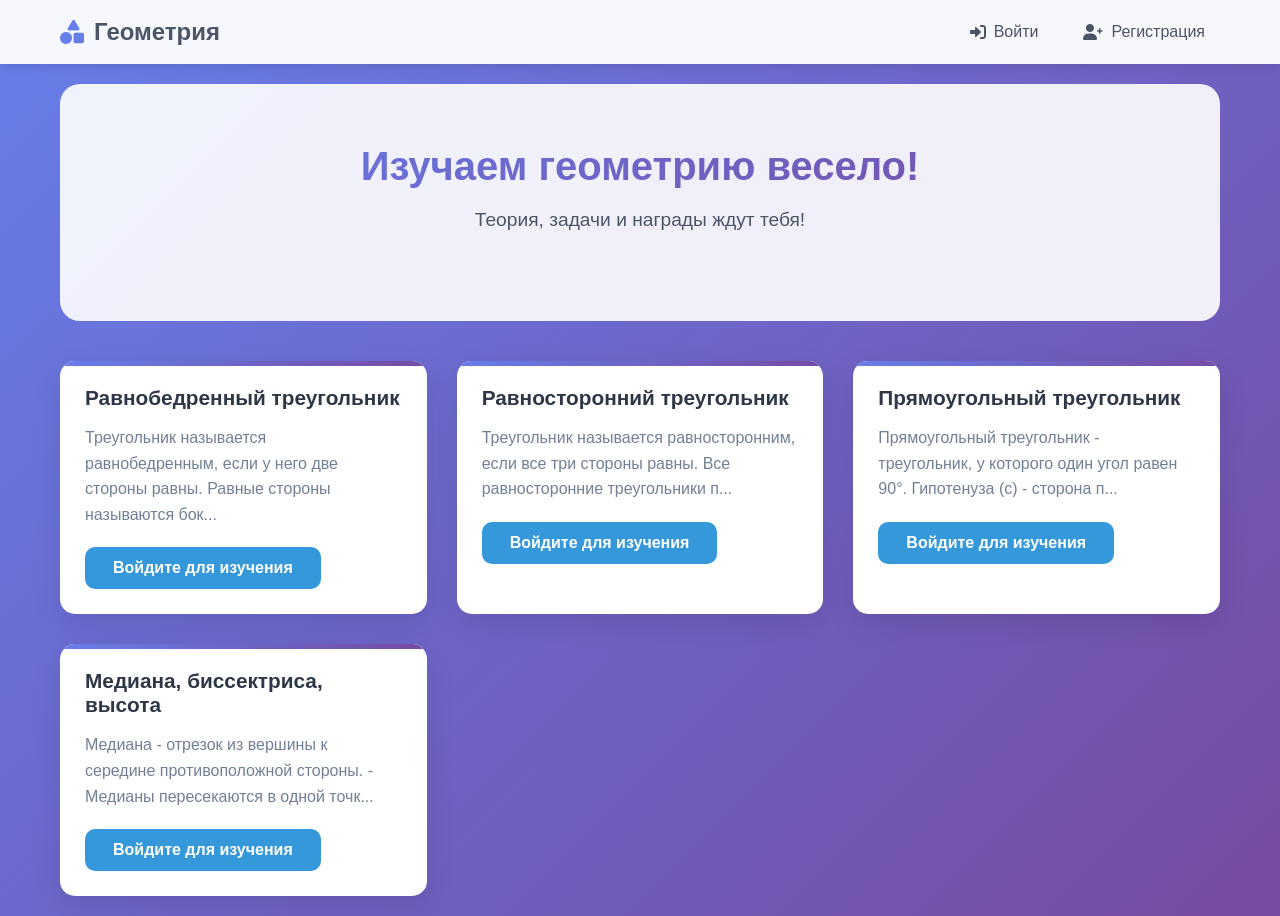
<file: index.html>
<!DOCTYPE html>
<html lang="ru">
<head>
    <meta charset="UTF-8">
    <meta name="viewport" content="width=device-width, initial-scale=1.0">
    <title>Геометрия для детей</title>
    <link rel="stylesheet" href="style.css">
    <link rel="stylesheet" href="https://cdnjs.cloudflare.com/ajax/libs/font-awesome/6.0.0/css/all.min.css">
</head>
<body>
    <nav class="navbar">
        <div class="nav-container">
            <a href="index.html" class="logo">
                <i class="fas fa-shapes"></i> Геометрия
            </a>
            <div class="nav-links" id="navLinks">
                <a href="login.html"><i class="fas fa-sign-in-alt"></i> Войти</a>
                <a href="register.html"><i class="fas fa-user-plus"></i> Регистрация</a>
            </div>
        </div>
    </nav>

    <main class="container">
        <div class="hero">
            <h1>Изучаем геометрию весело!</h1>
            <p>Теория, задачи и награды ждут тебя!</p>
        </div>
        <div class="topics-grid" id="topicsGrid">Загрузка...</div>
    </main>

    <script src="app.js"></script>
</body>
</html>
</file>
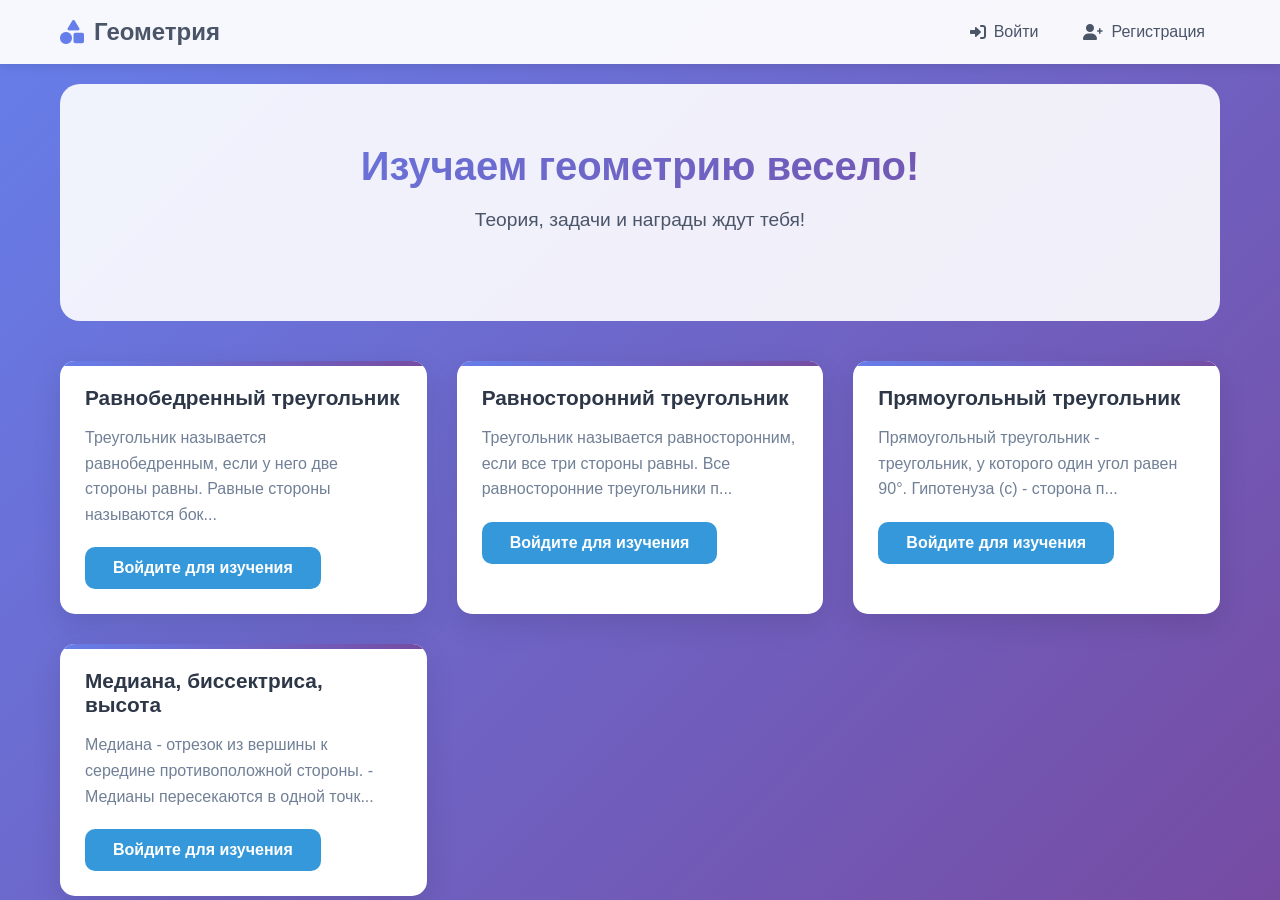
<file: admin.html>
<!DOCTYPE html>
<html lang="ru">
<head>
    <meta charset="UTF-8">
    <meta name="viewport" content="width=device-width, initial-scale=1.0">
    <title>Админ-панель - Геометрия для детей</title>
    <link rel="stylesheet" href="style.css">
    <link rel="stylesheet" href="https://cdnjs.cloudflare.com/ajax/libs/font-awesome/6.0.0/css/all.min.css">
</head>
<body>
    <nav class="navbar">
        <div class="nav-container">
            <a href="index.html" class="logo">
                <i class="fas fa-shapes"></i> Геометрия
            </a>
            <div class="nav-links" id="navLinks"></div>
        </div>
    </nav>

    <main class="container">
        <div class="admin-container" id="adminContainer">
            <p>Загрузка...</p>
        </div>
    </main>

    <script src="app.js"></script>
    <script>
        const currentUser = JSON.parse(localStorage.getItem('geometry_current_user'));
        if (!currentUser || !currentUser.isAdmin) {
            window.location.href = 'index.html';
        }
        
        const users = JSON.parse(localStorage.getItem('geometry_users') || '[]');
        const topicsCount = 3;
        const tasksCount = 4;
        
        document.getElementById('adminContainer').innerHTML = `
            <h1>👑 Панель администратора</h1>
            <div class="admin-stats">
                <div class="stat-card"><h3>👥 Пользователи</h3><p class="stat-number">${users.length}</p></div>
                <div class="stat-card"><h3>📚 Темы</h3><p class="stat-number">${topicsCount}</p></div>
                <div class="stat-card"><h3>❓ Задания</h3><p class="stat-number">${tasksCount}</p></div>
            </div>
            <div class="admin-section">
                <h2>⚙️ Управление системой</h2>
                <div class="admin-actions">
                    <button class="btn btn-danger" onclick="resetProgress()">🔄 Сбросить прогресс всех пользователей</button>
                </div>
            </div>
        `;
        
        function resetProgress() {
            if (confirm('Вы уверены? Это сбросит прогресс ВСЕХ пользователей!')) {
                localStorage.removeItem('geometry_progress');
                localStorage.removeItem('geometry_completed');
                const users = JSON.parse(localStorage.getItem('geometry_users') || '[]');
                users.forEach(u => { if (!u.isAdmin) u.coins = 100; });
                localStorage.setItem('geometry_users', JSON.stringify(users));
                alert('✅ Прогресс сброшен!');
                location.reload();
            }
        }
        
        window.resetProgress = resetProgress;
    </script>
</body>
</html>
</file>
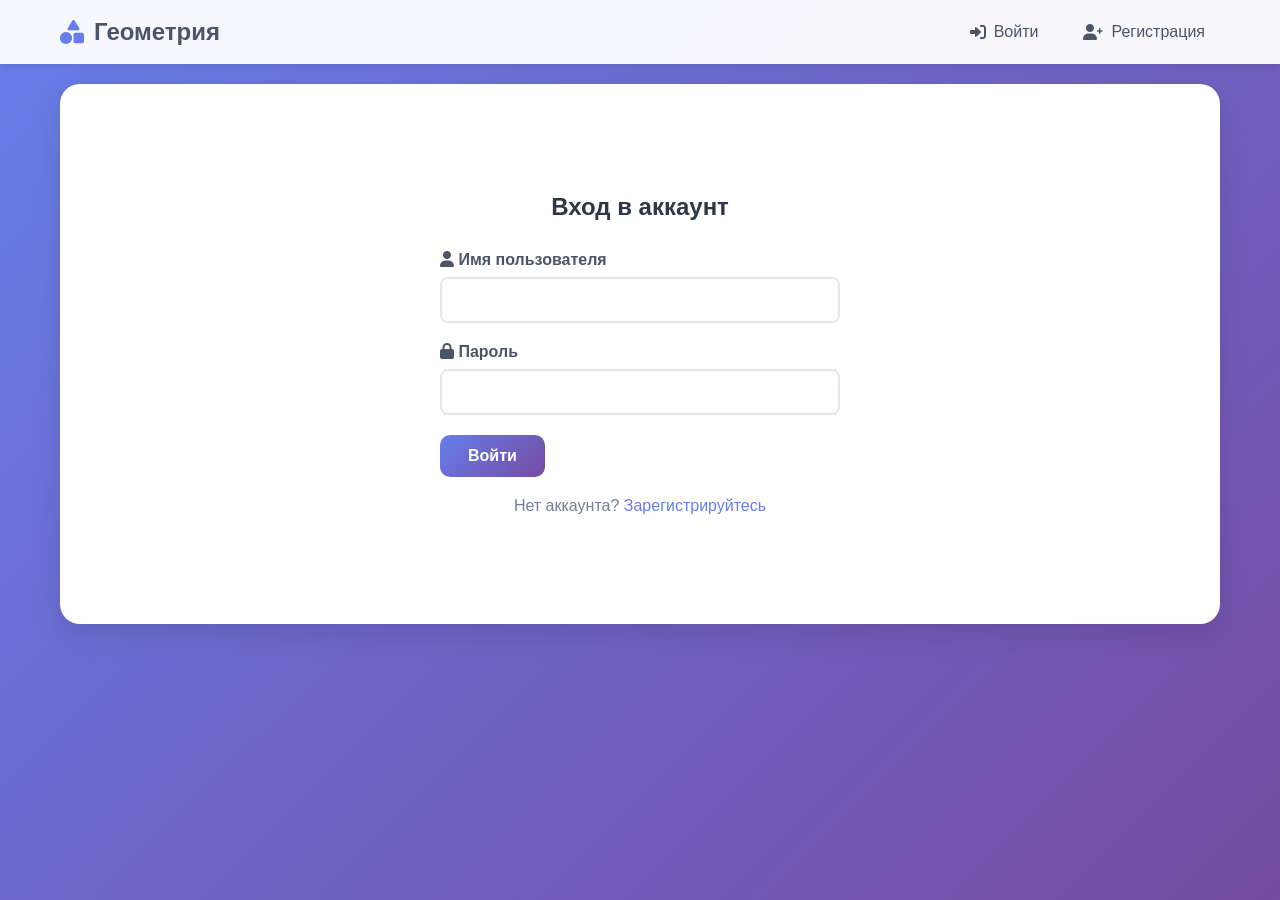
<file: login.html>
<!DOCTYPE html>
<html lang="ru">
<head>
    <meta charset="UTF-8">
    <meta name="viewport" content="width=device-width, initial-scale=1.0">
    <title>Вход - Геометрия для детей</title>
    <link rel="stylesheet" href="style.css">
    <link rel="stylesheet" href="https://cdnjs.cloudflare.com/ajax/libs/font-awesome/6.0.0/css/all.min.css">
</head>
<body>
    <nav class="navbar">
        <div class="nav-container">
            <a href="index.html" class="logo">
                <i class="fas fa-shapes"></i> Геометрия
            </a>
            <div class="nav-links" id="navLinks">
                <a href="login.html"><i class="fas fa-sign-in-alt"></i> Войти</a>
                <a href="register.html"><i class="fas fa-user-plus"></i> Регистрация</a>
            </div>
        </div>
    </nav>

    <main class="container">
        <div class="auth-container">
            <div class="auth-form">
                <h2>🔐 Вход в аккаунт</h2>
                <form id="loginForm">
                    <div class="form-group">
                        <label><i class="fas fa-user"></i> Имя пользователя</label>
                        <input type="text" id="loginUsername" required placeholder="test или admin">
                    </div>
                    <div class="form-group">
                        <label><i class="fas fa-lock"></i> Пароль</label>
                        <input type="password" id="loginPassword" required placeholder="test123 или admin123">
                    </div>
                    <button type="submit" class="btn btn-primary" style="width: 100%;">
                        <i class="fas fa-sign-in-alt"></i> Войти
                    </button>
                </form>
                <p class="auth-link">
                    Нет аккаунта? <a href="register.html">Зарегистрируйтесь</a>
                </p>
                <p class="auth-link" style="font-size: 0.9rem;">
                    📝 Тестовые аккаунты:<br>
                    test / test123 (обычный)<br>
                    admin / admin123 (админ)
                </p>
            </div>
        </div>
    </main>

    <script src="app.js"></script>
    <script>
        // Обработчик формы входа
        document.getElementById('loginForm').addEventListener('submit', function(e) {
            e.preventDefault();
            const username = document.getElementById('loginUsername').value;
            const password = document.getElementById('loginPassword').value;
            
            const users = JSON.parse(localStorage.getItem('geometry_users') || '[]');
            const user = users.find(u => u.username === username && u.password === password);
            
            if (user) {
                localStorage.setItem('geometry_current_user', JSON.stringify(user));
                window.location.href = 'index.html';
            } else {
                alert('❌ Неверное имя пользователя или пароль');
            }
        });
    </script>
</body>
</html>
</file>
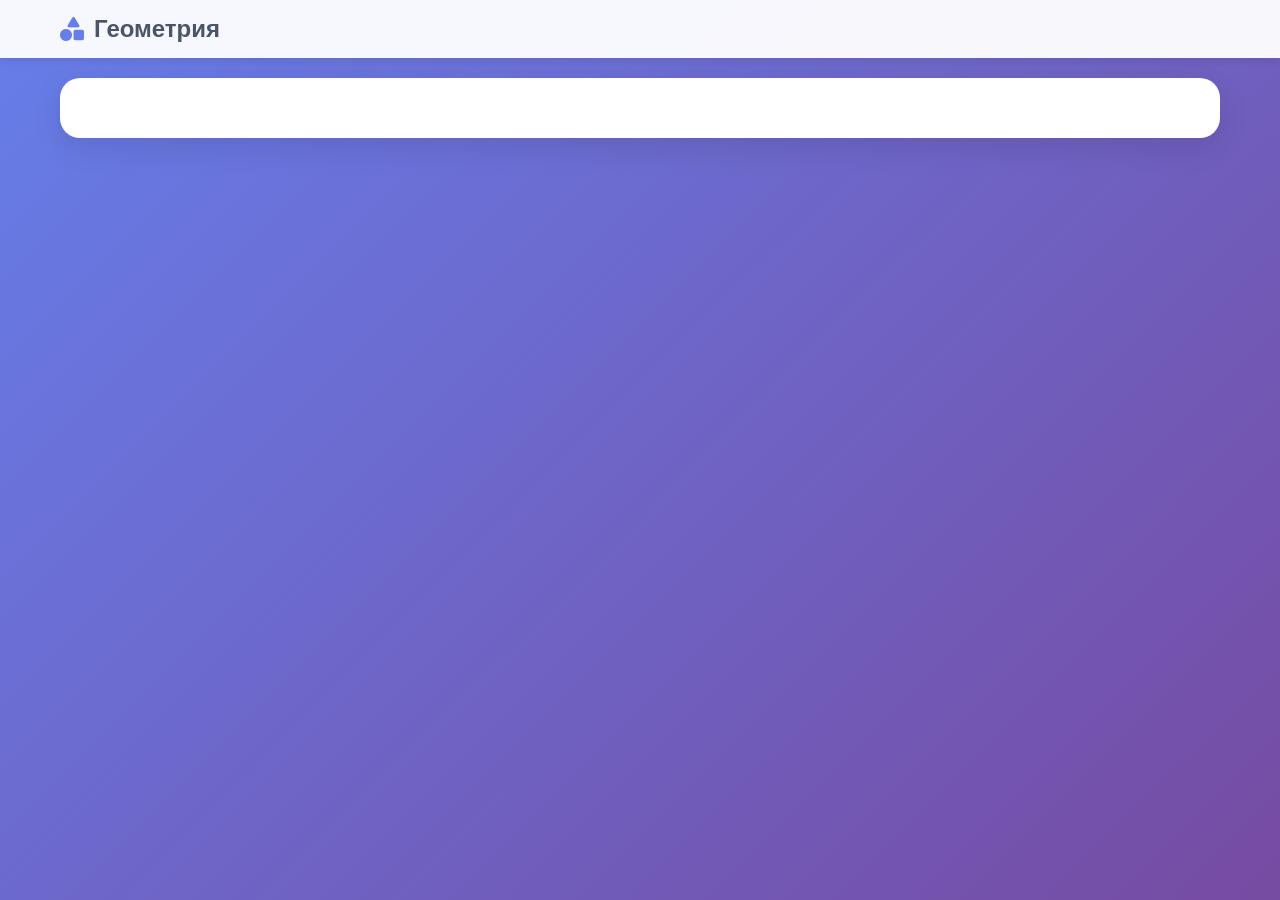
<file: profile.html>
<!DOCTYPE html>
<html lang="ru">
<head>
    <meta charset="UTF-8">
    <meta name="viewport" content="width=device-width, initial-scale=1.0">
    <title>Профиль - Геометрия для детей</title>
    <link rel="stylesheet" href="style.css">
    <link rel="stylesheet" href="https://cdnjs.cloudflare.com/ajax/libs/font-awesome/6.0.0/css/all.min.css">
</head>
<body>
    <nav class="navbar">
        <div class="nav-container">
            <a href="index.html" class="logo">
                <i class="fas fa-shapes"></i> Геометрия
            </a>
            <div class="nav-links" id="navLinks"></div>
        </div>
    </nav>

    <main class="container">
        <div class="profile-container"></div>
    </main>

    <script src="app.js"></script>
</body>
</html>
</file>
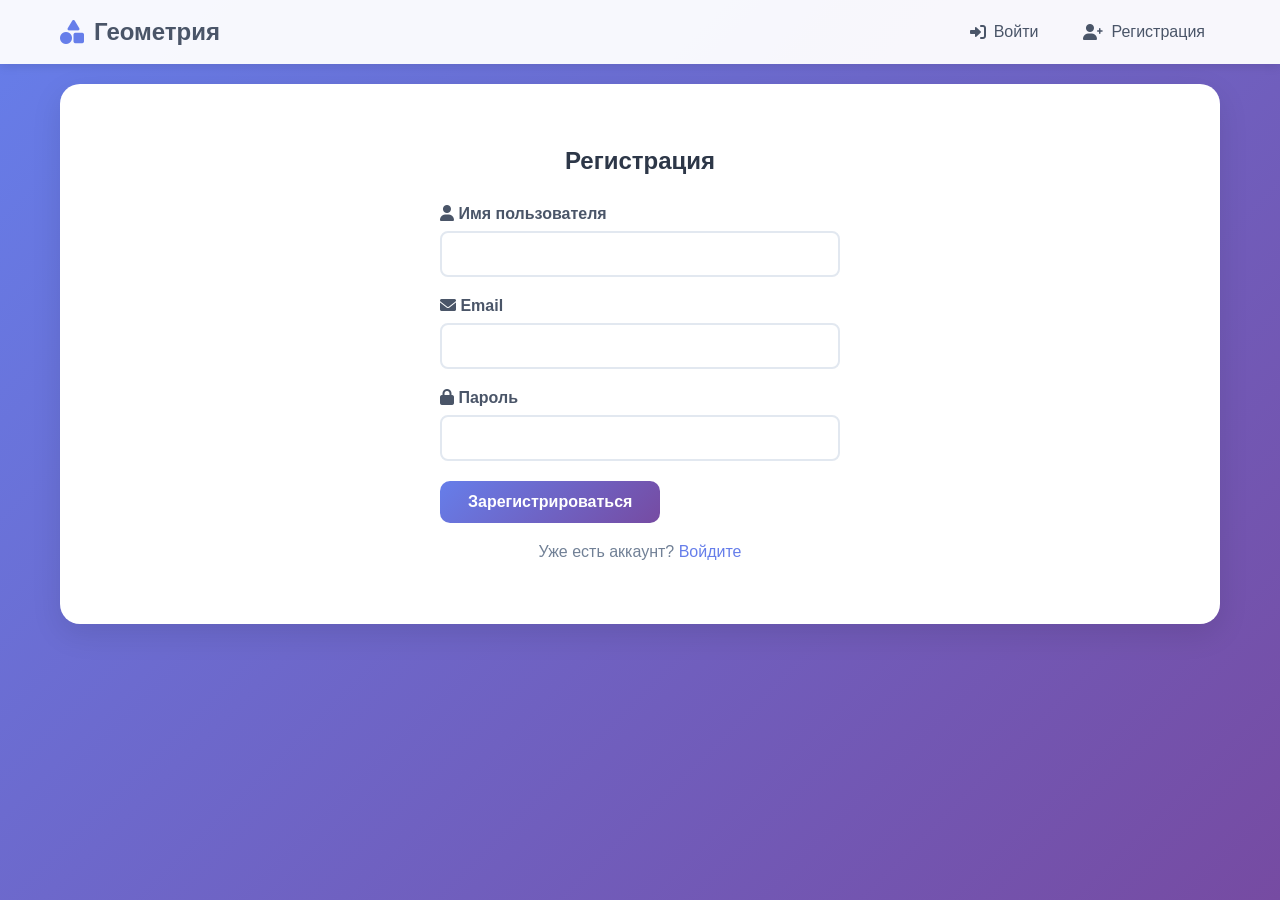
<file: register.html>
<!DOCTYPE html>
<html lang="ru">
<head>
    <meta charset="UTF-8">
    <meta name="viewport" content="width=device-width, initial-scale=1.0">
    <title>Регистрация - Геометрия для детей</title>
    <link rel="stylesheet" href="style.css">
    <link rel="stylesheet" href="https://cdnjs.cloudflare.com/ajax/libs/font-awesome/6.0.0/css/all.min.css">
</head>
<body>
    <nav class="navbar">
        <div class="nav-container">
            <a href="index.html" class="logo">
                <i class="fas fa-shapes"></i> Геометрия
            </a>
            <div class="nav-links" id="navLinks">
                <a href="login.html"><i class="fas fa-sign-in-alt"></i> Войти</a>
                <a href="register.html"><i class="fas fa-user-plus"></i> Регистрация</a>
            </div>
        </div>
    </nav>

    <main class="container">
        <div class="auth-container">
            <div class="auth-form">
                <h2>📝 Регистрация</h2>
                <form id="registerForm">
                    <div class="form-group">
                        <label><i class="fas fa-user"></i> Имя пользователя</label>
                        <input type="text" id="regUsername" required>
                    </div>
                    <div class="form-group">
                        <label><i class="fas fa-envelope"></i> Email</label>
                        <input type="email" id="regEmail" required>
                    </div>
                    <div class="form-group">
                        <label><i class="fas fa-lock"></i> Пароль</label>
                        <input type="password" id="regPassword" required>
                    </div>
                    <button type="submit" class="btn btn-primary" style="width: 100%;">
                        <i class="fas fa-user-plus"></i> Зарегистрироваться
                    </button>
                </form>
                <p class="auth-link">
                    Уже есть аккаунт? <a href="login.html">Войдите</a>
                </p>
            </div>
        </div>
    </main>

    <script src="app.js"></script>
    <script>
        document.getElementById('registerForm').addEventListener('submit', function(e) {
            e.preventDefault();
            const username = document.getElementById('regUsername').value;
            const email = document.getElementById('regEmail').value;
            const password = document.getElementById('regPassword').value;
            
            const users = JSON.parse(localStorage.getItem('geometry_users') || '[]');
            
            if (users.find(u => u.username === username)) {
                alert('❌ Имя пользователя уже занято');
                return;
            }
            
            const newUser = {
                id: users.length + 1,
                username,
                email,
                password,
                coins: 100,
                isAdmin: false
            };
            
            users.push(newUser);
            localStorage.setItem('geometry_users', JSON.stringify(users));
            alert('✅ Регистрация успешна! Теперь вы можете войти.');
            window.location.href = 'login.html';
        });
    </script>
</body>
</html>
</file>
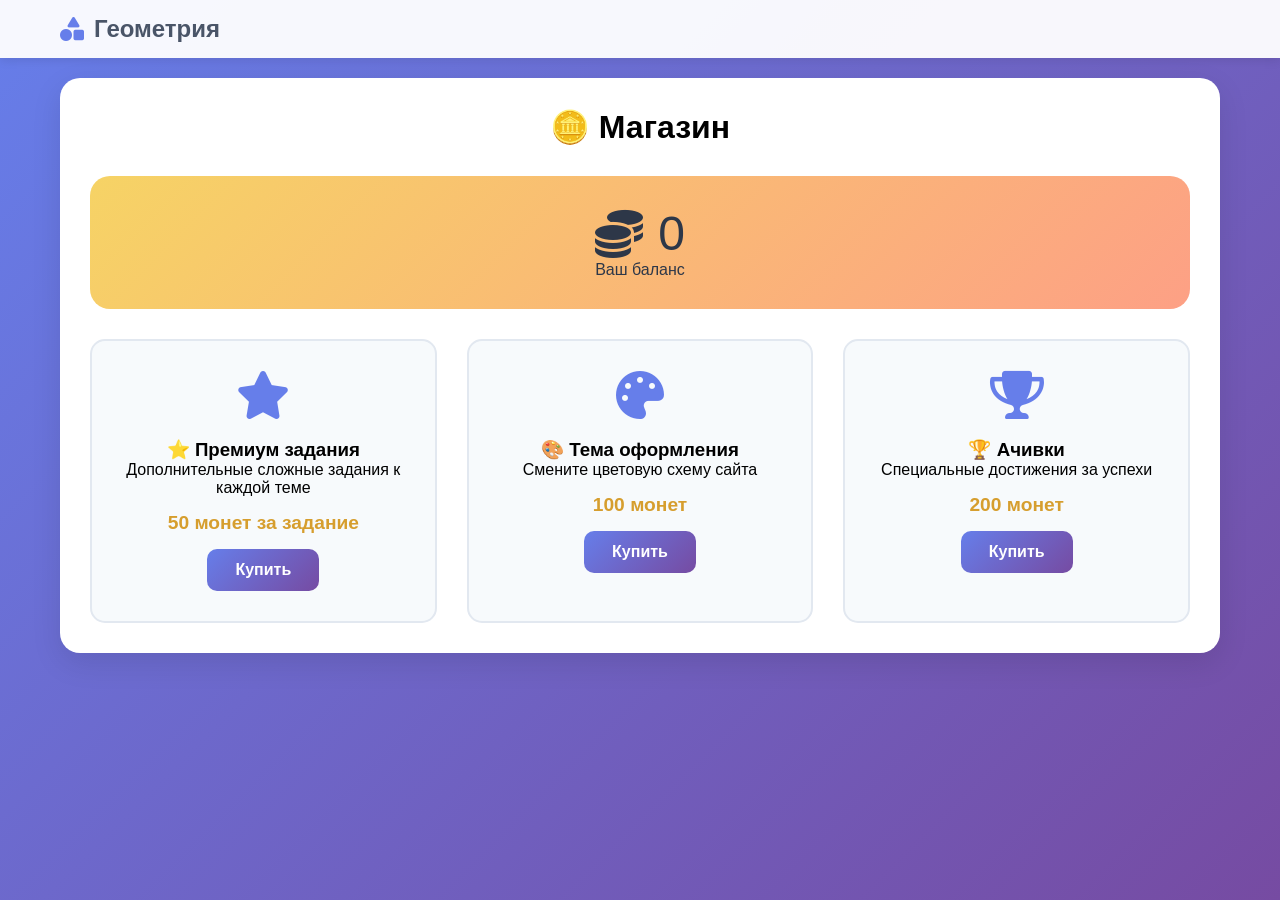
<file: store.html>
<!DOCTYPE html>
<html lang="ru">
<head>
    <meta charset="UTF-8">
    <meta name="viewport" content="width=device-width, initial-scale=1.0">
    <title>Магазин - Геометрия для детей</title>
    <link rel="stylesheet" href="style.css">
    <link rel="stylesheet" href="https://cdnjs.cloudflare.com/ajax/libs/font-awesome/6.0.0/css/all.min.css">
</head>
<body>
    <nav class="navbar">
        <div class="nav-container">
            <a href="index.html" class="logo">
                <i class="fas fa-shapes"></i> Геометрия
            </a>
            <div class="nav-links" id="navLinks"></div>
        </div>
    </nav>

    <main class="container">
        <div class="store-container">
            <h1>🪙 Магазин</h1>
            <div class="coins-display">
                <div class="coins-count">
                    <i class="fas fa-coins"></i>
                    <span id="userCoins">0</span>
                </div>
                <p>Ваш баланс</p>
            </div>
            <div class="store-items">
                <div class="store-item">
                    <div class="item-icon">
                        <i class="fas fa-star"></i>
                    </div>
                    <h3>⭐ Премиум задания</h3>
                    <p>Дополнительные сложные задания к каждой теме</p>
                    <div class="item-price">50 монет за задание</div>
                    <button class="btn btn-primary" onclick="alert('Скоро в обновлении!')">Купить</button>
                </div>
                <div class="store-item">
                    <div class="item-icon">
                        <i class="fas fa-palette"></i>
                    </div>
                    <h3>🎨 Тема оформления</h3>
                    <p>Смените цветовую схему сайта</p>
                    <div class="item-price">100 монет</div>
                    <button class="btn btn-primary" onclick="alert('Скоро в обновлении!')">Купить</button>
                </div>
                <div class="store-item">
                    <div class="item-icon">
                        <i class="fas fa-trophy"></i>
                    </div>
                    <h3>🏆 Ачивки</h3>
                    <p>Специальные достижения за успехи</p>
                    <div class="item-price">200 монет</div>
                    <button class="btn btn-primary" onclick="alert('Скоро в обновлении!')">Купить</button>
                </div>
            </div>
        </div>
    </main>

    <script src="app.js"></script>
    <script>
        const user = JSON.parse(localStorage.getItem('geometry_current_user'));
        if (user) {
            document.getElementById('userCoins').innerText = user.coins;
        }
    </script>
</body>
</html>
</file>
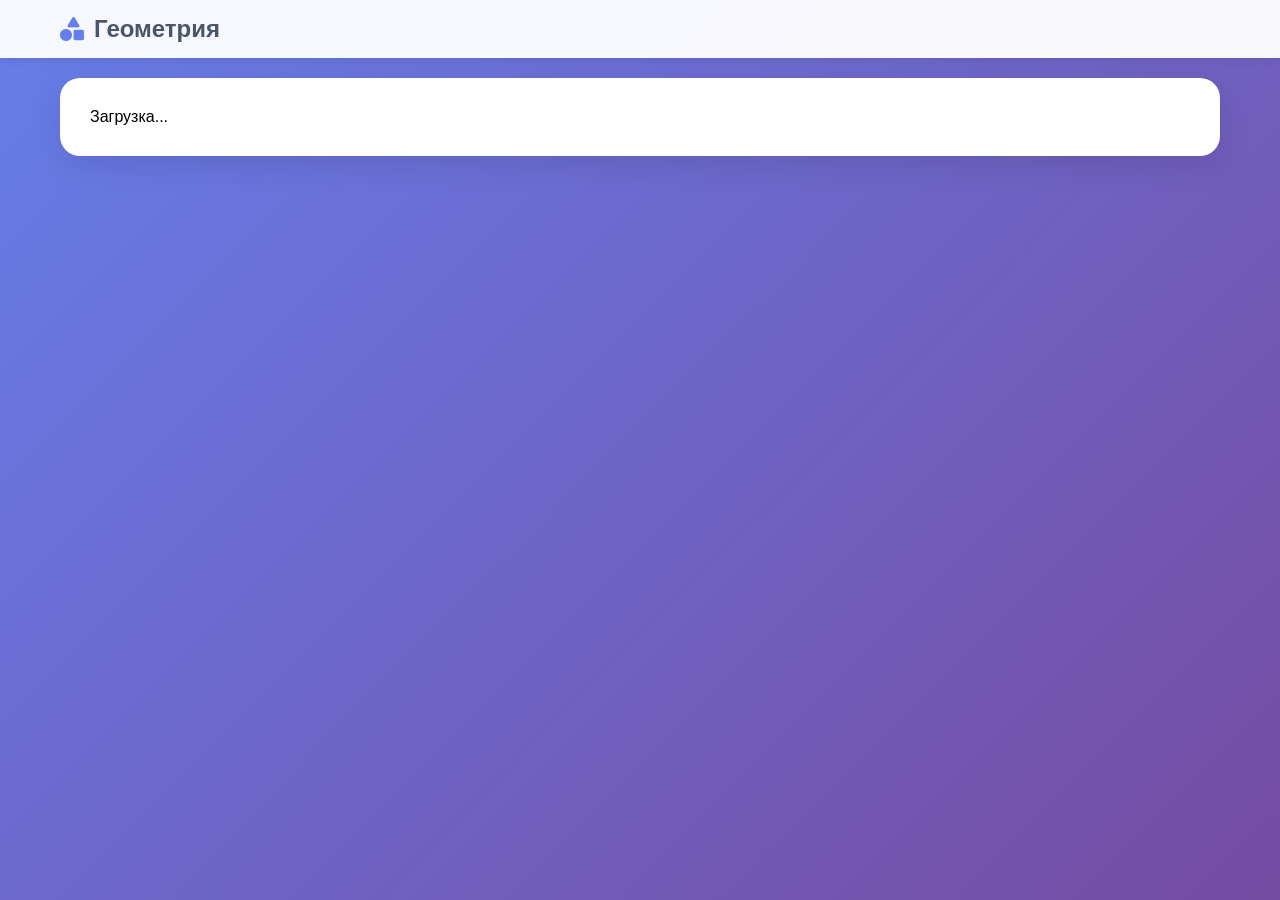
<file: tasks.html>
<!DOCTYPE html>
<html lang="ru">
<head>
    <meta charset="UTF-8">
    <meta name="viewport" content="width=device-width, initial-scale=1.0">
    <title>Задания - Геометрия для детей</title>
    <link rel="stylesheet" href="style.css">
    <link rel="stylesheet" href="https://cdnjs.cloudflare.com/ajax/libs/font-awesome/6.0.0/css/all.min.css">
</head>
<body>
    <nav class="navbar">
        <div class="nav-container">
            <a href="index.html" class="logo">
                <i class="fas fa-shapes"></i> Геометрия
            </a>
            <div class="nav-links" id="navLinks"></div>
        </div>
    </nav>

    <main class="container">
        <div class="tasks-container" id="tasksContainer">
            <p>Загрузка...</p>
        </div>
    </main>

    <script src="app.js"></script>
    <script>
        const tasksData = [
            { id: 1, topicId: 1, question: "Что такое равнобедренный треугольник?", answerType: "text", correctAnswer: "Треугольник, у которого две стороны равны", coinsReward: 10 },
            { id: 2, topicId: 1, question: "Какие углы равны в равнобедренном треугольнике?", answerType: "choice", options: "Углы при основании;Все углы;Никакие", correctAnswer: "Углы при основании", coinsReward: 10 },
            { id: 3, topicId: 2, question: "Чему равен каждый угол в равностороннем треугольнике?", answerType: "text", correctAnswer: "60°", coinsReward: 10 },
            { id: 4, topicId: 3, question: "Чему равна гипотенуза при катетах 3 и 4?", answerType: "text", correctAnswer: "5", coinsReward: 10 }
        ];
        
        const urlParams = new URLSearchParams(window.location.search);
        const topicId = parseInt(urlParams.get('topicId'));
        const topicTasks = tasksData.filter(t => t.topicId === topicId);
        
        let completedTasks = JSON.parse(localStorage.getItem('geometry_completed') || '[]');
        let currentUser = JSON.parse(localStorage.getItem('geometry_current_user'));
        
        function checkAnswer(taskId, answer, coinsReward) {
            const task = tasksData.find(t => t.id === taskId);
            if (!task) return;
            
            if (completedTasks.some(ct => ct.taskId === taskId)) {
                alert('❌ Это задание уже выполнено!');
                return;
            }
            
            if (answer.toLowerCase().trim() === task.correctAnswer.toLowerCase().trim()) {
                completedTasks.push({ taskId, userId: currentUser?.id, coinsEarned: coinsReward });
                localStorage.setItem('geometry_completed', JSON.stringify(completedTasks));
                
                if (currentUser) {
                    currentUser.coins += coinsReward;
                    localStorage.setItem('geometry_current_user', JSON.stringify(currentUser));
                    
                    const users = JSON.parse(localStorage.getItem('geometry_users') || '[]');
                    const userIndex = users.findIndex(u => u.id === currentUser.id);
                    if (userIndex !== -1) users[userIndex].coins = currentUser.coins;
                    localStorage.setItem('geometry_users', JSON.stringify(users));
                }
                
                alert(`✅ Правильно! +${coinsReward} монет`);
                location.reload();
            } else {
                alert(`❌ Неправильно. Правильный ответ: ${task.correctAnswer}`);
            }
        }
        
        const container = document.getElementById('tasksContainer');
        if (topicTasks.length === 0) {
            container.innerHTML = `<h1>Нет заданий</h1><a href="topic.html?id=${topicId}" class="btn btn-secondary">← Вернуться</a>`;
        } else {
            container.innerHTML = `
                <h1>📝 Задания</h1>
                <div class="tasks-list">
                    ${topicTasks.map(task => `
                        <div class="task-card ${completedTasks.some(ct => ct.taskId === task.id) ? 'completed' : ''}">
                            <h3>${task.question}</h3>
                            ${completedTasks.some(ct => ct.taskId === task.id) ? 
                                `<div class="task-completed">✅ Выполнено +${task.coinsReward} 🪙</div>` :
                                task.answerType === 'choice' ?
                                `<div class="task-options">
                                    ${task.options.split(';').map(opt => `<button class="option-btn" onclick="checkAnswer(${task.id}, '${opt}', ${task.coinsReward})">${opt}</button>`).join('')}
                                </div>` :
                                `<div class="task-input">
                                    <input type="text" id="answer-${task.id}" placeholder="Ваш ответ">
                                    <button class="submit-btn" onclick="checkAnswer(${task.id}, document.getElementById('answer-${task.id}').value, ${task.coinsReward})">Проверить</button>
                                </div>`
                            }
                            <div class="task-reward">🏆 Награда: ${task.coinsReward} монет</div>
                        </div>
                    `).join('')}
                </div>
                <div class="navigation-buttons">
                    <a href="topic.html?id=${topicId}" class="btn btn-secondary">← Вернуться к теме</a>
                    <a href="index.html" class="btn btn-primary">На главную →</a>
                </div>
            `;
        }
        
        window.checkAnswer = checkAnswer;
    </script>
</body>
</html>
</file>
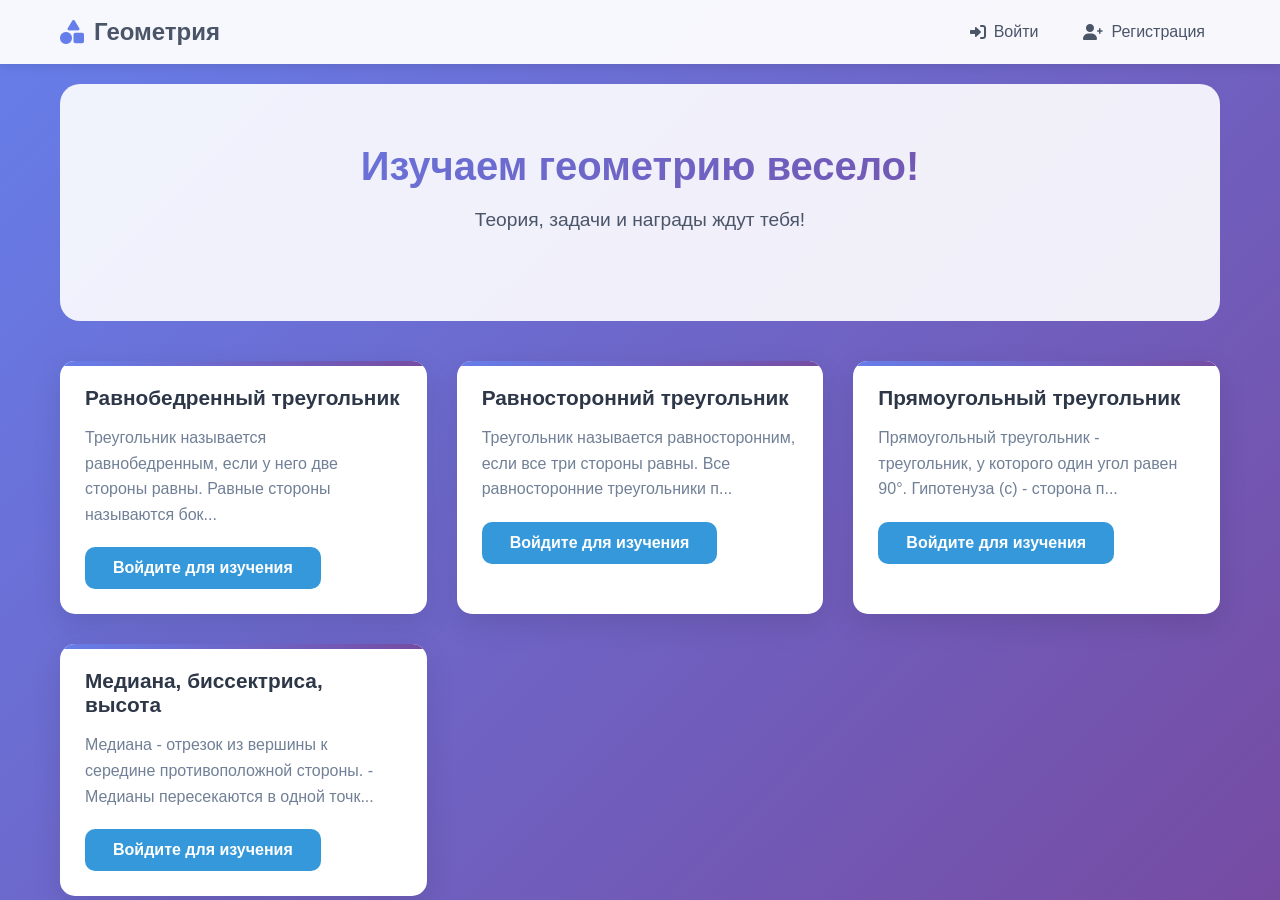
<file: topic.html>
<!DOCTYPE html>
<html lang="ru">
<head>
    <meta charset="UTF-8">
    <meta name="viewport" content="width=device-width, initial-scale=1.0">
    <title>Тема - Геометрия для детей</title>
    <link rel="stylesheet" href="style.css">
    <link rel="stylesheet" href="https://cdnjs.cloudflare.com/ajax/libs/font-awesome/6.0.0/css/all.min.css">
</head>
<body>
    <nav class="navbar">
        <div class="nav-container">
            <a href="index.html" class="logo">
                <i class="fas fa-shapes"></i> Геометрия
            </a>
            <div class="nav-links" id="navLinks"></div>
        </div>
    </nav>

    <main class="container">
        <div class="topic-container" id="topicContainer">
            <p>Загрузка...</p>
        </div>
    </main>

    <script src="app.js"></script>
    <script>
        const urlParams = new URLSearchParams(window.location.search);
        const topicId = parseInt(urlParams.get('id'));
        
        // Ждём загрузки данных из app.js
        function waitForData() {
            if (typeof topics !== 'undefined' && topics.length > 0) {
                renderTopic();
            } else {
                setTimeout(waitForData, 100);
            }
        }
        
        // ===== ЭТА ФУНКЦИЯ - ВСТАВЬТЕ ЕЁ СЮДА =====
        function renderTopic() {
            const topic = topics.find(t => t.id === topicId);
            
            if (!topic) {
                window.location.href = 'index.html';
                return;
            }
            
            // Загружаем прогресс
            let userProgress = JSON.parse(localStorage.getItem('geometry_progress') || '[]');
            let progress = userProgress.find(p => p.topicId === topicId);
            if (!progress) {
                progress = { topicId, completedTheory: false, completedSymbolic: false, completedDrawing: false, coinsEarned: 0 };
                userProgress.push(progress);
                localStorage.setItem('geometry_progress', JSON.stringify(userProgress));
            }
            
            function completeSection(section, reward) {
                if (!progress[`completed${section}`]) {
                    progress[`completed${section}`] = true;
                    progress.coinsEarned += reward;
                    
                    let currentUser = JSON.parse(localStorage.getItem('geometry_current_user'));
                    if (currentUser) {
                        currentUser.coins += reward;
                        localStorage.setItem('geometry_current_user', JSON.stringify(currentUser));
                        
                        const users = JSON.parse(localStorage.getItem('geometry_users') || '[]');
                        const userIndex = users.findIndex(u => u.id === currentUser.id);
                        if (userIndex !== -1) users[userIndex].coins = currentUser.coins;
                        localStorage.setItem('geometry_users', JSON.stringify(users));
                    }
                    
                    localStorage.setItem('geometry_progress', JSON.stringify(userProgress));
                    alert(`✅ Раздел завершен! +${reward} монет`);
                    location.reload();
                }
            }
            
            function showSection(section, btn) {
                document.querySelectorAll('.topic-section').forEach(s => s.classList.remove('active'));
                document.getElementById(`${section}-section`).classList.add('active');
                document.querySelectorAll('.nav-btn').forEach(b => b.classList.remove('active'));
                btn.classList.add('active');
            }
            
            const container = document.getElementById('topicContainer');
            container.innerHTML = `
                <h1>${topic.title}</h1>
                <div class="topic-navigation">
                    <button class="nav-btn active" onclick="showSection('theory', this)">📖 Теория</button>
                    <button class="nav-btn" onclick="showSection('symbolic', this)">📝 Символическая запись</button>
                    <button class="nav-btn" onclick="showSection('drawing', this)">🎨 Рисунок</button>
                    <a href="tasks.html?topicId=${topicId}" class="nav-btn">❓ Задания</a>
                </div>
                
                <div id="theory-section" class="topic-section active">
                    <div class="section-header">
                        <h2>📖 Теория</h2>
                        ${!progress.completedTheory ? 
                            `<button class="complete-btn" onclick="completeSection('Theory', 10)">✅ Завершить (+10 🪙)</button>` : 
                            '<span class="completed-badge">✅ Пройдено +10 🪙</span>'}
                    </div>
                    <div class="theory-content">${topic.theoryContent.replace(/\n/g, '<br>')}</div>
                </div>
                
                <div id="symbolic-section" class="topic-section">
                    <div class="section-header">
                        <h2>📝 Символическая запись</h2>
                        ${!progress.completedSymbolic ? 
                            `<button class="complete-btn" onclick="completeSection('Symbolic', 15)">✅ Завершить (+15 🪙)</button>` : 
                            '<span class="completed-badge">✅ Пройдено +15 🪙</span>'}
                    </div>
                    <div class="symbolic-content"><pre>${topic.symbolicContent}</pre></div>
                </div>
                
                <div id="drawing-section" class="topic-section">
                    <div class="section-header">
                        <h2>🎨 Рисунок</h2>
                        ${!progress.completedDrawing ? 
                            `<button class="complete-btn" onclick="completeSection('Drawing', 20)">✅ Завершить (+20 🪙)</button>` : 
                            '<span class="completed-badge">✅ Пройдено +20 🪙</span>'
                        }
                    </div>
                    <div class="drawing-content">
                        <div class="drawing-placeholder" id="drawingPlaceholder"></div>
                    </div>
                </div>
            `;
            
            // Добавляем ТОЛЬКО картинку, БЕЗ текста
            const drawingDiv = document.getElementById('drawingPlaceholder');
            if (drawingDiv) {
                const img = document.createElement('img');
                img.src = `triangle${topicId}.png`;
                img.alt = topic.title;
                img.style.maxWidth = '100%';
                img.style.borderRadius = '10px';
                img.style.boxShadow = '0 4px 12px rgba(0,0,0,0.1)';
                img.onerror = function() {
                    drawingDiv.innerHTML = '<p style="color: #e74c3c; padding: 40px; text-align: center;">❌ Файл triangle' + topicId + '.png не найден! Добавьте рисунок в папку проекта.</p>';
                };
                drawingDiv.appendChild(img);
                // НЕТ ТЕКСТА ПОД КАРТИНКОЙ!
            }
            
            window.showSection = showSection;
            window.completeSection = completeSection;
        }
        // ===== КОНЕЦ ФУНКЦИИ =====
        
        waitForData();
    </script>
</body>
</html>
</file>
<file: style.css>
* {
    margin: 0;
    padding: 0;
    box-sizing: border-box;
}

body {
    font-family: 'Segoe UI', Tahoma, Geneva, Verdana, sans-serif;
    background: linear-gradient(135deg, #667eea 0%, #764ba2 100%);
    min-height: 100vh;
}

.navbar {
    background: rgba(255, 255, 255, 0.95);
    box-shadow: 0 2px 10px rgba(0, 0, 0, 0.1);
    position: sticky;
    top: 0;
    z-index: 1000;
}

.nav-container {
    max-width: 1200px;
    margin: 0 auto;
    padding: 15px 20px;
    display: flex;
    justify-content: space-between;
    align-items: center;
    flex-wrap: wrap;
    gap: 15px;
}

.logo {
    font-size: 1.5rem;
    font-weight: bold;
    color: #4a5568;
    text-decoration: none;
    display: flex;
    align-items: center;
    gap: 10px;
}

.logo i {
    color: #667eea;
}

.nav-links {
    display: flex;
    gap: 15px;
    flex-wrap: wrap;
}

.nav-links a {
    color: #4a5568;
    text-decoration: none;
    padding: 8px 15px;
    border-radius: 8px;
    transition: all 0.3s;
    display: flex;
    align-items: center;
    gap: 8px;
}

.nav-links a:hover {
    background: #667eea;
    color: white;
}

.coin-badge {
    background: linear-gradient(135deg, #f6d365, #fda085);
    padding: 4px 10px;
    border-radius: 20px;
    font-size: 0.9rem;
    font-weight: bold;
    display: inline-flex;
    align-items: center;
    gap: 5px;
}

.container {
    max-width: 1200px;
    margin: 0 auto;
    padding: 20px;
}

.hero {
    text-align: center;
    padding: 60px 20px;
    background: rgba(255, 255, 255, 0.9);
    border-radius: 20px;
    margin-bottom: 40px;
}

.hero h1 {
    font-size: 2.5rem;
    background: linear-gradient(135deg, #667eea, #764ba2);
    -webkit-background-clip: text;
    -webkit-text-fill-color: transparent;
    margin-bottom: 20px;
}

.hero p {
    font-size: 1.2rem;
    color: #4a5568;
    margin-bottom: 30px;
}

.btn {
    display: inline-flex;
    align-items: center;
    gap: 8px;
    padding: 12px 28px;
    border: none;
    border-radius: 10px;
    font-size: 1rem;
    font-weight: 600;
    text-decoration: none;
    cursor: pointer;
    transition: all 0.3s;
}

.btn-primary {
    background: linear-gradient(135deg, #667eea, #764ba2);
    color: white;
}

.btn-primary:hover {
    transform: translateY(-3px);
    box-shadow: 0 10px 20px rgba(102, 126, 234, 0.3);
}

.btn-secondary {
    background: #3498db;
    color: white;
}

.btn-secondary:hover {
    background: #2980b9;
    transform: translateY(-2px);
}

.btn-small {
    padding: 8px 16px;
    font-size: 0.9rem;
}

.btn-danger {
    background: #e74c3c;
    color: white;
}

.btn-danger:hover {
    background: #c0392b;
}

.topics-grid {
    display: grid;
    grid-template-columns: repeat(auto-fill, minmax(350px, 1fr));
    gap: 30px;
    margin-top: 20px;
}

.topic-card {
    background: white;
    border-radius: 15px;
    padding: 25px;
    box-shadow: 0 10px 30px rgba(0, 0, 0, 0.1);
    transition: all 0.3s;
    position: relative;
    overflow: hidden;
}

.topic-card::before {
    content: '';
    position: absolute;
    top: 0;
    left: 0;
    right: 0;
    height: 5px;
    background: linear-gradient(135deg, #667eea, #764ba2);
}

.topic-card:hover {
    transform: translateY(-5px);
    box-shadow: 0 20px 40px rgba(0, 0, 0, 0.15);
}

.topic-header {
    display: flex;
    justify-content: space-between;
    align-items: flex-start;
    margin-bottom: 15px;
    flex-wrap: wrap;
    gap: 10px;
}

.topic-header h3 {
    color: #2d3748;
    font-size: 1.3rem;
}

.progress-indicator {
    display: flex;
    flex-wrap: wrap;
    gap: 5px;
}

.completed {
    background: #48bb78;
    color: white;
    padding: 3px 8px;
    border-radius: 15px;
    font-size: 0.75rem;
    display: inline-flex;
    align-items: center;
    gap: 3px;
}

.topic-card p {
    color: #718096;
    margin-bottom: 20px;
    line-height: 1.6;
}

.topic-container,
.tasks-container,
.profile-container,
.store-container,
.admin-container,
.auth-container {
    background: white;
    border-radius: 20px;
    padding: 30px;
    box-shadow: 0 10px 30px rgba(0, 0, 0, 0.1);
}

.auth-container {
    display: flex;
    justify-content: center;
    align-items: center;
    min-height: 60vh;
}

.auth-form {
    max-width: 400px;
    width: 100%;
}

.auth-form h2 {
    text-align: center;
    margin-bottom: 30px;
    color: #2d3748;
}

.auth-link {
    text-align: center;
    margin-top: 20px;
    color: #718096;
}

.auth-link a {
    color: #667eea;
    text-decoration: none;
}

.topic-navigation {
    display: flex;
    gap: 10px;
    margin: 30px 0;
    flex-wrap: wrap;
}

.nav-btn {
    padding: 12px 24px;
    background: #edf2f7;
    border: none;
    border-radius: 10px;
    cursor: pointer;
    transition: all 0.3s;
    font-weight: 600;
    text-decoration: none;
    color: #4a5568;
    display: inline-flex;
    align-items: center;
    gap: 8px;
}

.nav-btn.active {
    background: linear-gradient(135deg, #667eea, #764ba2);
    color: white;
}

.nav-btn:hover {
    transform: translateY(-2px);
    background: #e2e8f0;
}

.topic-section {
    display: none;
    animation: fadeIn 0.5s;
}

.topic-section.active {
    display: block;
}

@keyframes fadeIn {
    from {
        opacity: 0;
        transform: translateY(20px);
    }
    to {
        opacity: 1;
        transform: translateY(0);
    }
}

.section-header {
    display: flex;
    justify-content: space-between;
    align-items: center;
    margin-bottom: 20px;
    padding-bottom: 15px;
    border-bottom: 2px solid #e2e8f0;
    flex-wrap: wrap;
    gap: 15px;
}

.section-header h2 {
    color: #2d3748;
    font-size: 1.8rem;
}

.complete-btn {
    background: linear-gradient(135deg, #f6e05e, #d69e2e);
    color: #2d3748;
    border: none;
    padding: 10px 20px;
    border-radius: 8px;
    cursor: pointer;
    font-weight: 600;
    display: flex;
    align-items: center;
    gap: 8px;
}

.completed-badge {
    background: #48bb78;
    color: white;
    padding: 10px 20px;
    border-radius: 8px;
    display: flex;
    align-items: center;
    gap: 8px;
    font-weight: 600;
}

.theory-content {
    font-size: 1.1rem;
    line-height: 1.8;
    color: #4a5568;
}

.symbolic-content pre {
    background: #1a202c;
    color: #e2e8f0;
    padding: 20px;
    border-radius: 10px;
    overflow-x: auto;
    font-family: monospace;
    font-size: 1rem;
    line-height: 1.6;
}

.drawing-placeholder {
    text-align: center;
    padding: 60px 40px;
    background: linear-gradient(135deg, #f7fafc, #edf2f7);
    border-radius: 15px;
    border: 3px dashed #cbd5e0;
}

.drawing-placeholder i {
    font-size: 4rem;
    color: #a0aec0;
    margin-bottom: 20px;
}

.tasks-list {
    margin-bottom: 40px;
}

.tasks-list h2 {
    color: #2d3748;
    margin-bottom: 20px;
    padding-bottom: 10px;
    border-bottom: 2px solid #e2e8f0;
}

.task-card {
    background: #f7fafc;
    border-radius: 15px;
    padding: 20px;
    margin-bottom: 20px;
    border-left: 5px solid #4299e1;
}

.task-card.completed {
    border-left-color: #48bb78;
    opacity: 0.8;
}

.task-card.premium {
    border-left-color: #d69e2e;
    background: linear-gradient(135deg, #fffaf0, #feebc8);
}

.task-card h3 {
    color: #2d3748;
    margin-bottom: 15px;
    font-size: 1.1rem;
}

.task-options {
    display: flex;
    flex-direction: column;
    gap: 10px;
    margin: 15px 0;
}

.option-btn {
    padding: 12px 15px;
    background: white;
    border: 2px solid #cbd5e0;
    border-radius: 8px;
    cursor: pointer;
    text-align: left;
    transition: all 0.3s;
}

.option-btn:hover {
    border-color: #4299e1;
    background: #ebf8ff;
}

.task-input {
    display: flex;
    gap: 10px;
    margin: 15px 0;
}

.task-input input {
    flex: 1;
    padding: 12px;
    border: 2px solid #cbd5e0;
    border-radius: 8px;
    font-size: 1rem;
}

.submit-btn {
    background: #4299e1;
    color: white;
    border: none;
    padding: 12px 24px;
    border-radius: 8px;
    cursor: pointer;
    font-weight: 600;
    transition: all 0.3s;
}

.submit-btn:hover {
    background: #3182ce;
    transform: translateY(-2px);
}

.task-reward {
    color: #d69e2e;
    font-weight: bold;
    margin-top: 10px;
    display: flex;
    align-items: center;
    gap: 5px;
}

.not-enough {
    color: #e53e3e;
    text-align: center;
    padding: 15px;
    background: #fff5f5;
    border-radius: 8px;
}

.buy-btn {
    background: #d69e2e;
    color: white;
    border: none;
    padding: 10px 20px;
    border-radius: 8px;
    cursor: pointer;
    font-weight: 600;
    margin-top: 10px;
}

.profile-header {
    display: flex;
    align-items: center;
    gap: 30px;
    margin-bottom: 40px;
    padding-bottom: 20px;
    border-bottom: 2px solid #e2e8f0;
    flex-wrap: wrap;
}

.avatar i {
    color: #667eea;
}

.profile-info h1 {
    color: #2d3748;
    margin-bottom: 10px;
}

.stats {
    display: flex;
    gap: 30px;
    flex-wrap: wrap;
    margin-top: 15px;
}

.stat {
    display: flex;
    align-items: center;
    gap: 10px;
    font-size: 1.1rem;
}

.stat i {
    color: #667eea;
    font-size: 1.3rem;
}

.progress-item {
    background: #f7fafc;
    padding: 20px;
    border-radius: 15px;
    margin-bottom: 20px;
}

.progress-bar {
    height: 10px;
    background: #e2e8f0;
    border-radius: 5px;
    overflow: hidden;
    margin: 15px 0;
}

.progress-fill {
    height: 100%;
    background: linear-gradient(135deg, #667eea, #764ba2);
    border-radius: 5px;
    transition: width 0.5s;
}

.store-container {
    text-align: center;
}

.coins-display {
    background: linear-gradient(135deg, #f6d365, #fda085);
    border-radius: 20px;
    padding: 30px;
    margin: 30px 0;
    color: #2d3748;
}

.coins-count {
    font-size: 3rem;
    display: flex;
    justify-content: center;
    align-items: center;
    gap: 15px;
}

.store-items {
    display: grid;
    grid-template-columns: repeat(auto-fit, minmax(280px, 1fr));
    gap: 30px;
    margin-top: 30px;
}

.store-item {
    background: #f7fafc;
    padding: 30px;
    border-radius: 15px;
    border: 2px solid #e2e8f0;
    transition: all 0.3s;
}

.store-item:hover {
    transform: translateY(-5px);
    border-color: #667eea;
}

.item-icon i {
    font-size: 3rem;
    color: #667eea;
    margin-bottom: 20px;
}

.item-price {
    color: #d69e2e;
    font-size: 1.2rem;
    font-weight: bold;
    margin: 15px 0;
}

.form-group {
    margin-bottom: 20px;
}

.form-group label {
    display: block;
    margin-bottom: 8px;
    font-weight: 600;
    color: #4a5568;
}

.form-group input,
.form-group textarea,
.form-group select {
    width: 100%;
    padding: 12px;
    border: 2px solid #e2e8f0;
    border-radius: 8px;
    font-size: 1rem;
}

.form-group input:focus,
.form-group textarea:focus,
.form-group select:focus {
    outline: none;
    border-color: #667eea;
}

.admin-stats {
    display: grid;
    grid-template-columns: repeat(auto-fit, minmax(200px, 1fr));
    gap: 20px;
    margin: 30px 0;
}

.stat-card {
    background: linear-gradient(135deg, #667eea, #764ba2);
    color: white;
    padding: 20px;
    border-radius: 10px;
    text-align: center;
}

.stat-number {
    font-size: 2.5rem;
    font-weight: bold;
}

.admin-section {
    background: #f7fafc;
    padding: 20px;
    border-radius: 10px;
    margin: 20px 0;
}

.admin-section h2 {
    margin-bottom: 20px;
    color: #2d3748;
}

.admin-actions {
    display: flex;
    gap: 15px;
    flex-wrap: wrap;
}

.navigation-buttons {
    display: flex;
    justify-content: space-between;
    margin-top: 30px;
    padding-top: 20px;
    border-top: 2px solid #e2e8f0;
    gap: 15px;
    flex-wrap: wrap;
}

@media (max-width: 768px) {
    .nav-container {
        flex-direction: column;
    }

    .hero h1 {
        font-size: 1.8rem;
    }

    .topics-grid {
        grid-template-columns: 1fr;
    }

    .profile-header {
        flex-direction: column;
        text-align: center;
    }

    .stats {
        justify-content: center;
    }

    .navigation-buttons {
        flex-direction: column;
    }

    .navigation-buttons .btn {
        width: 100%;
        justify-content: center;
    }

    .topic-navigation {
        justify-content: center;
    }
}
</file>
